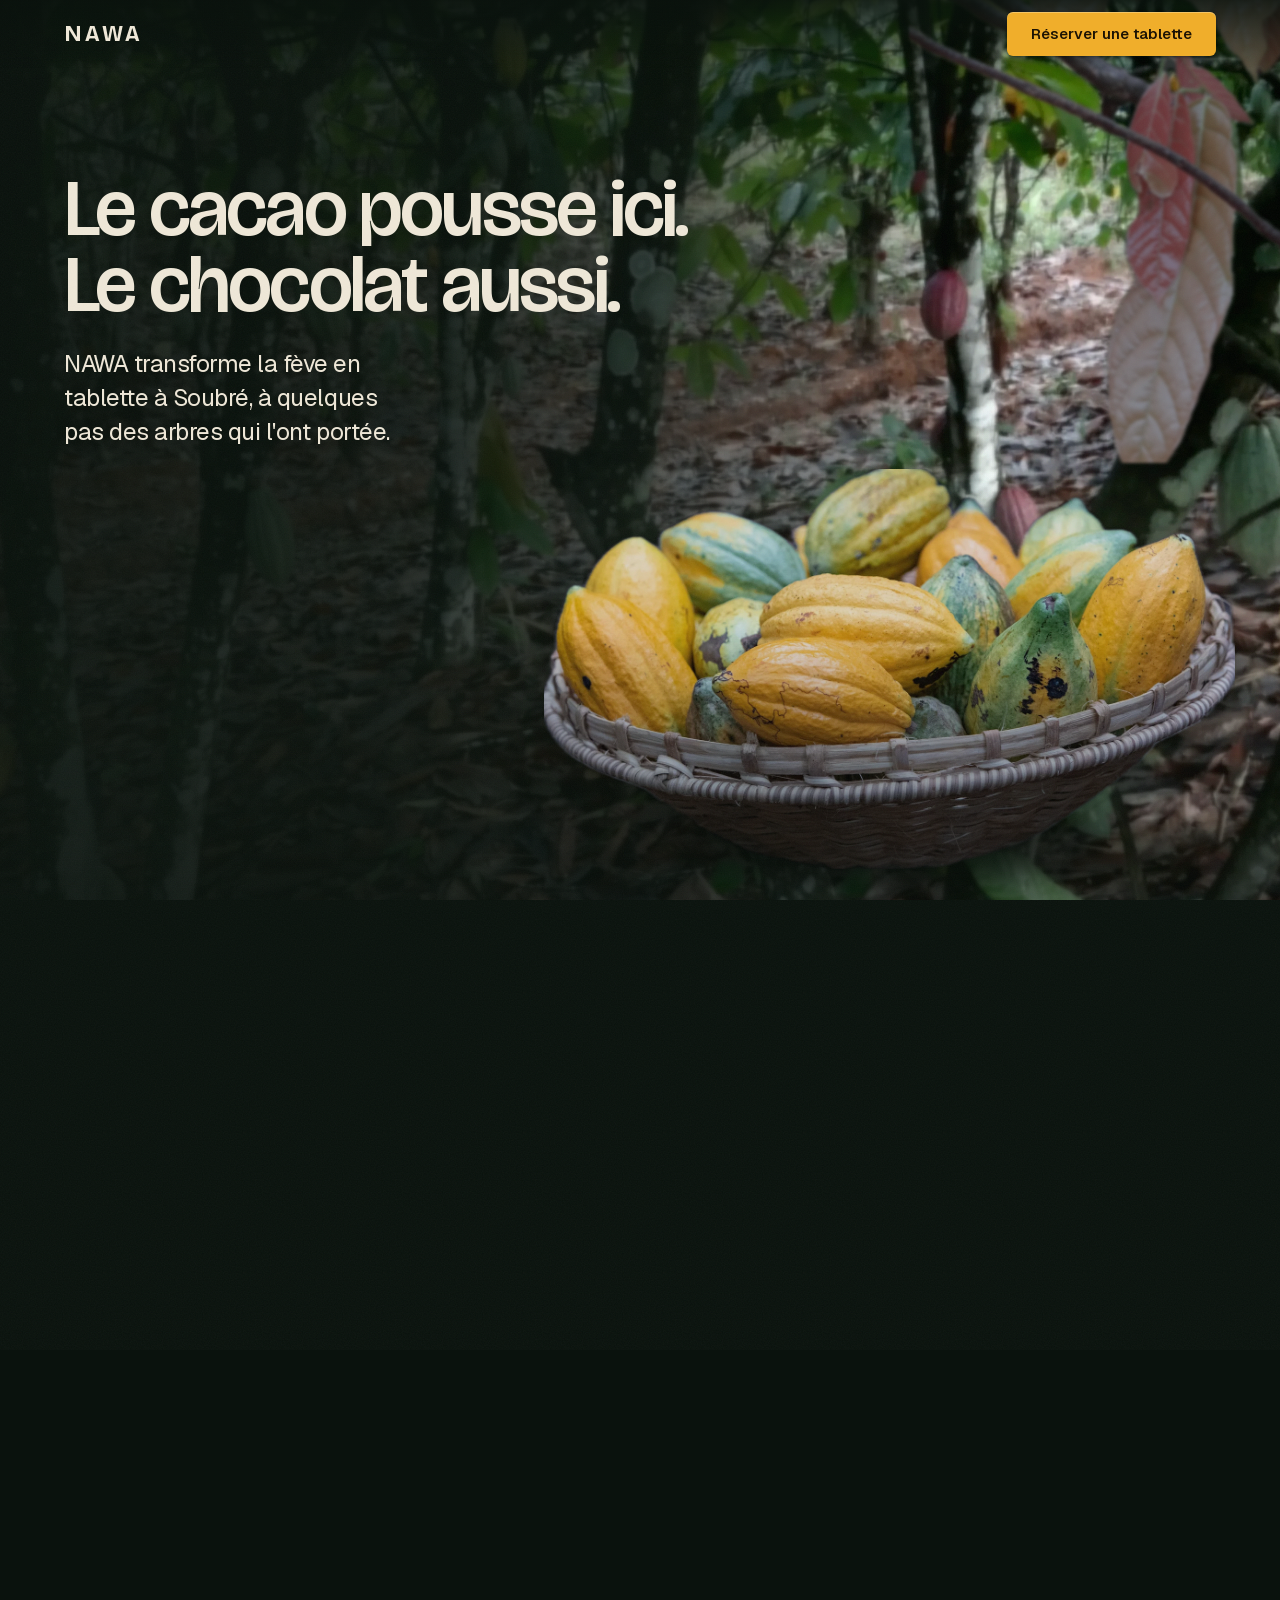
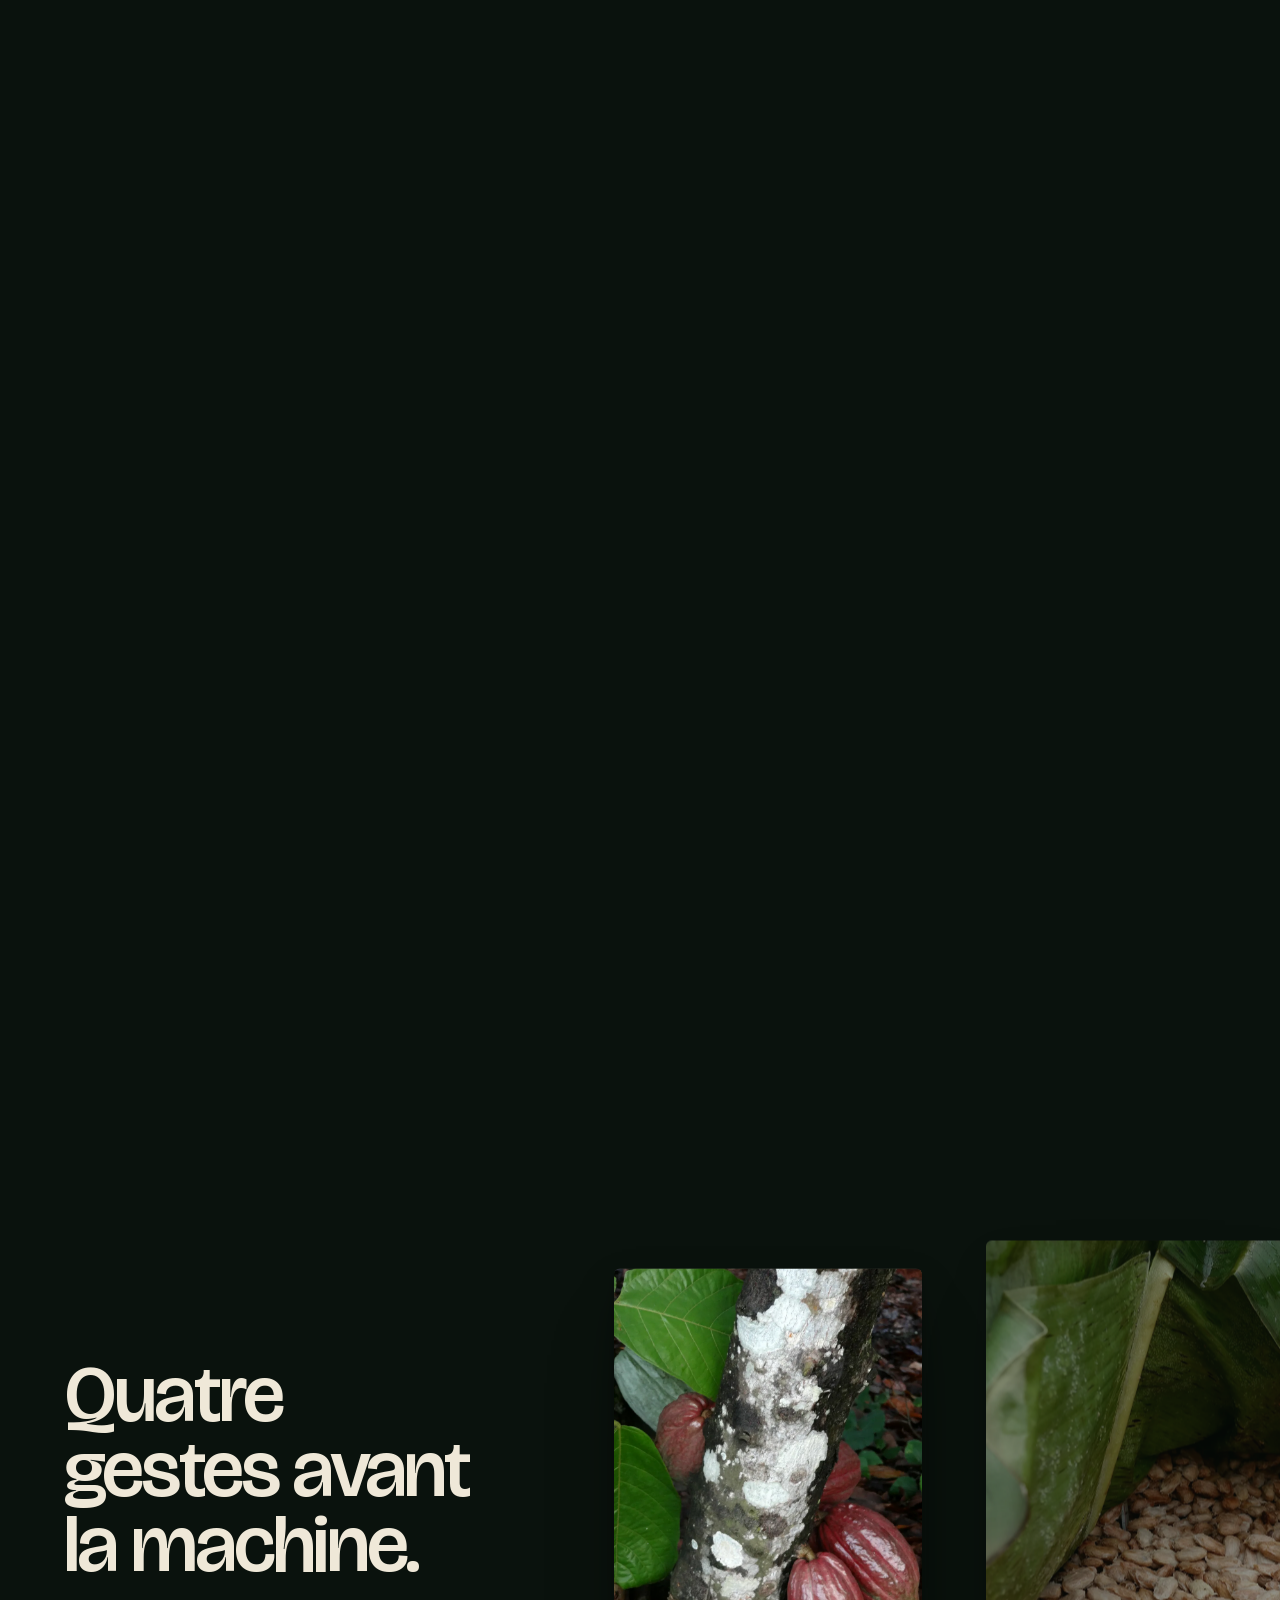
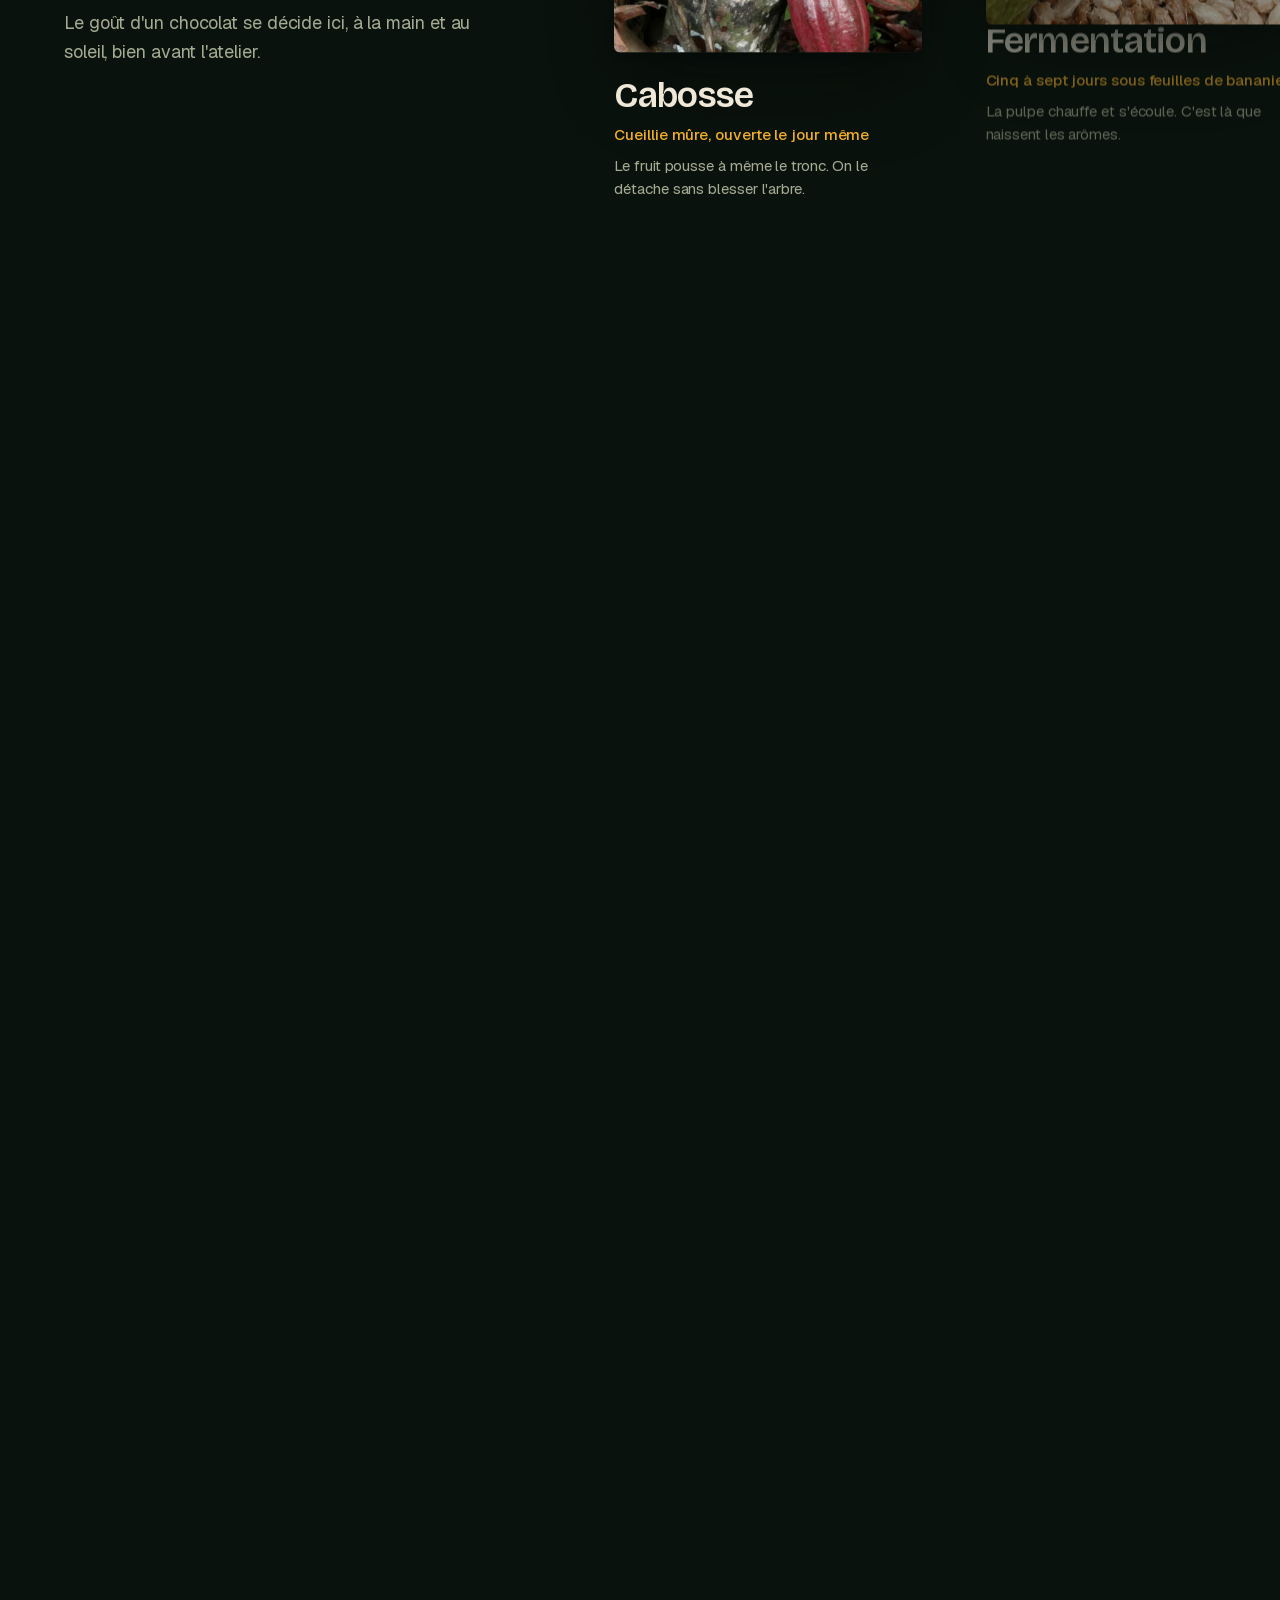
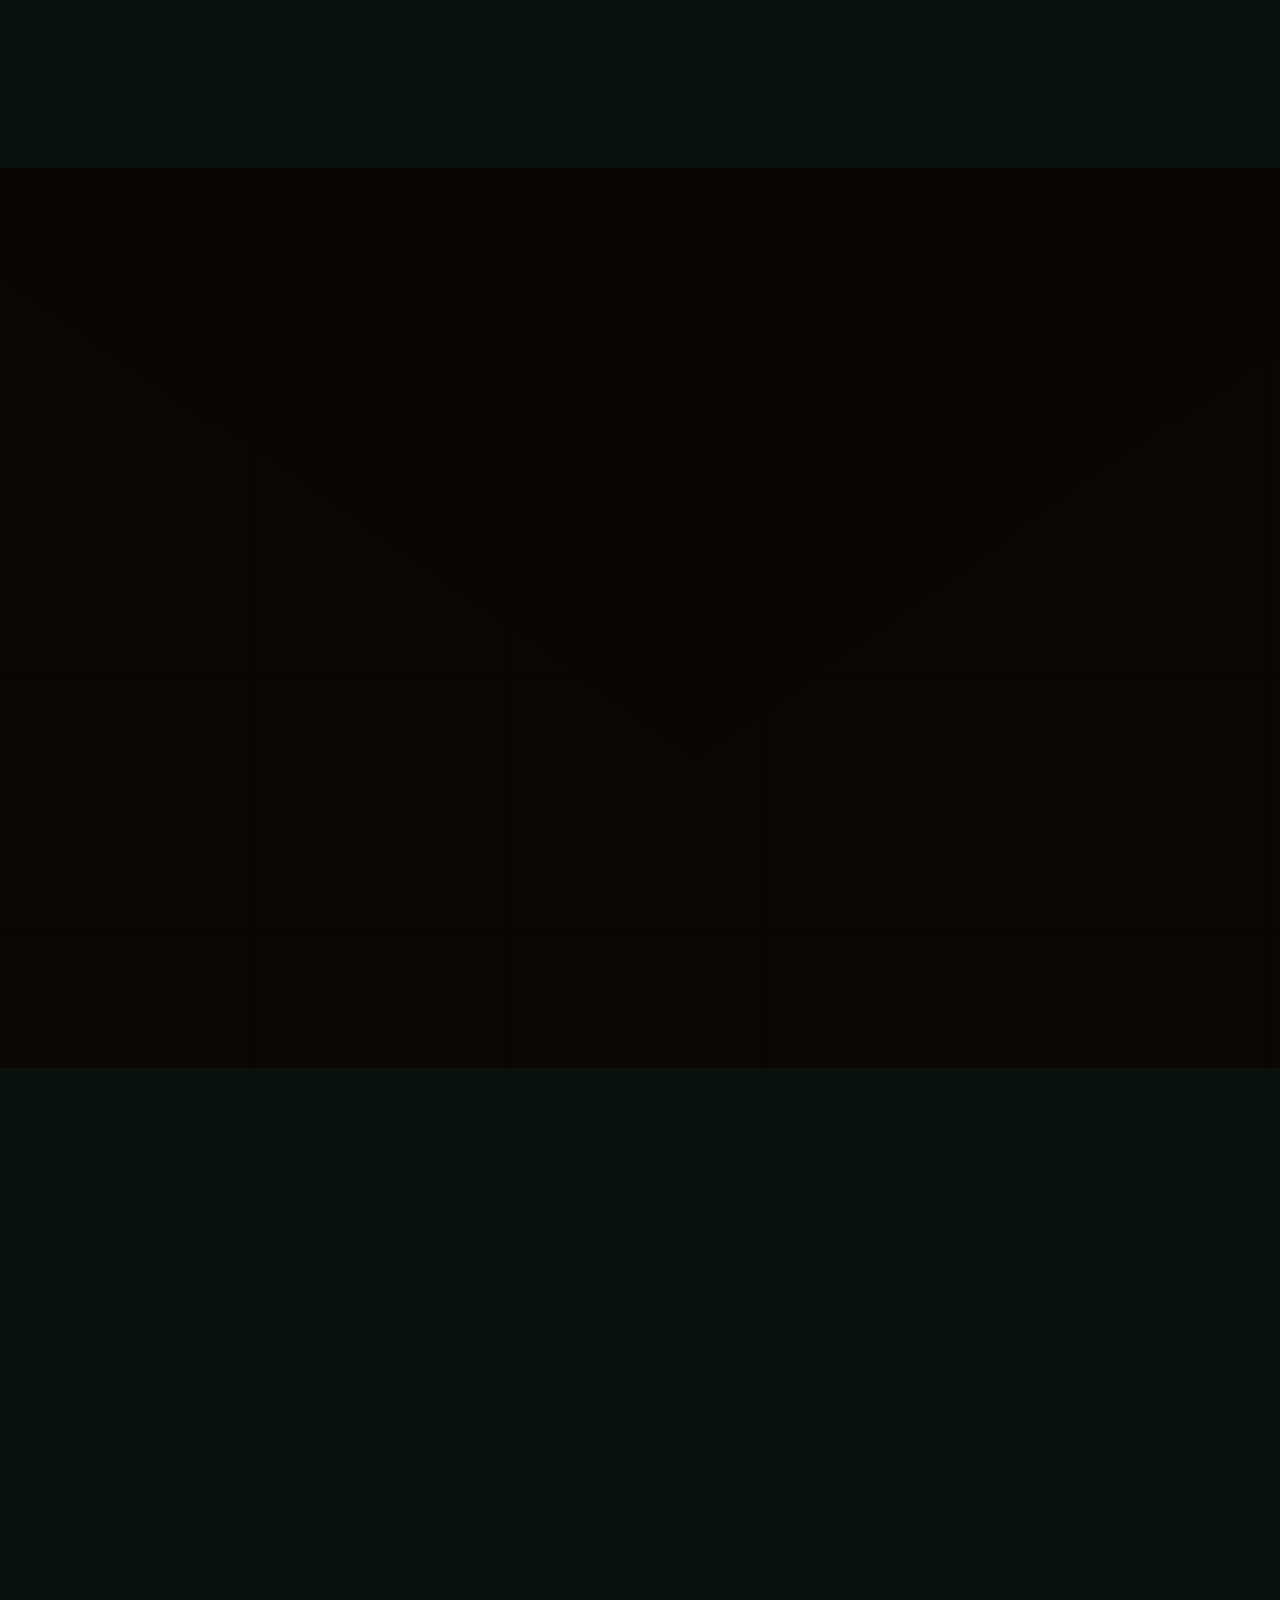
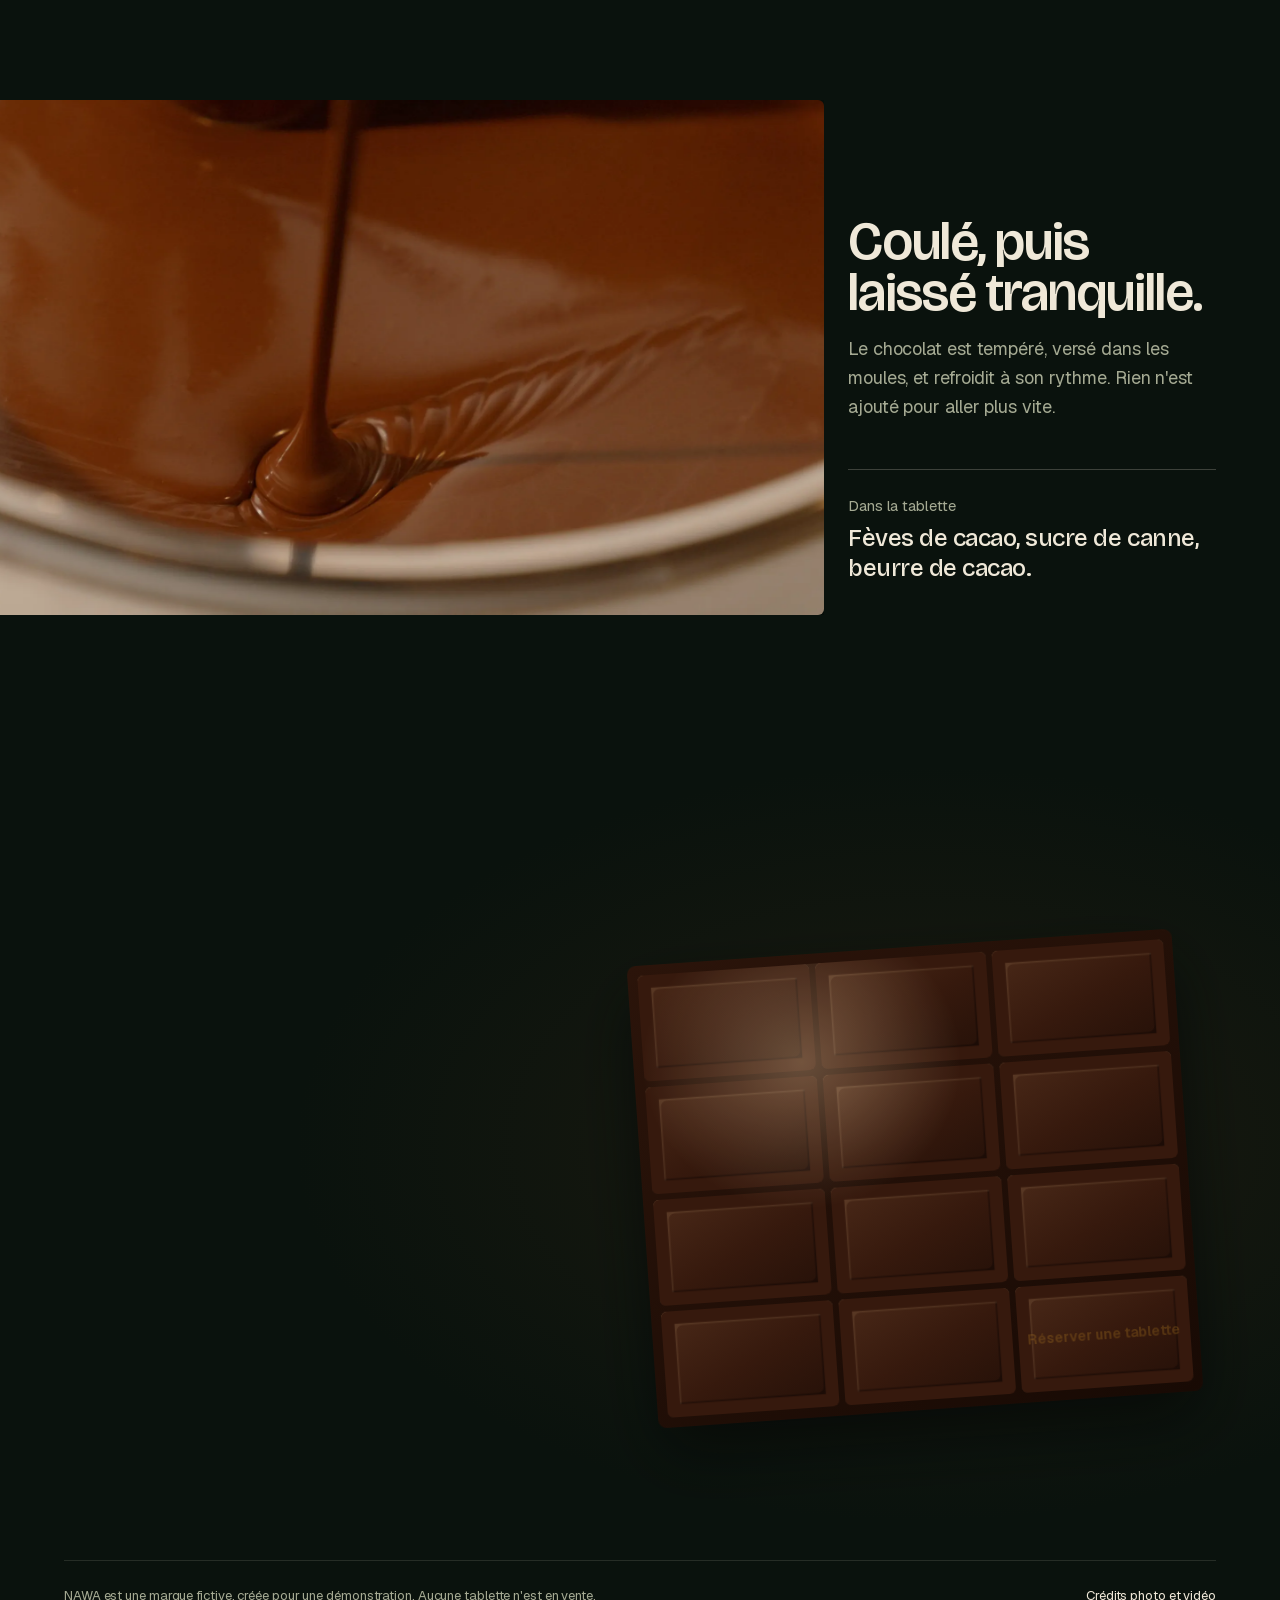
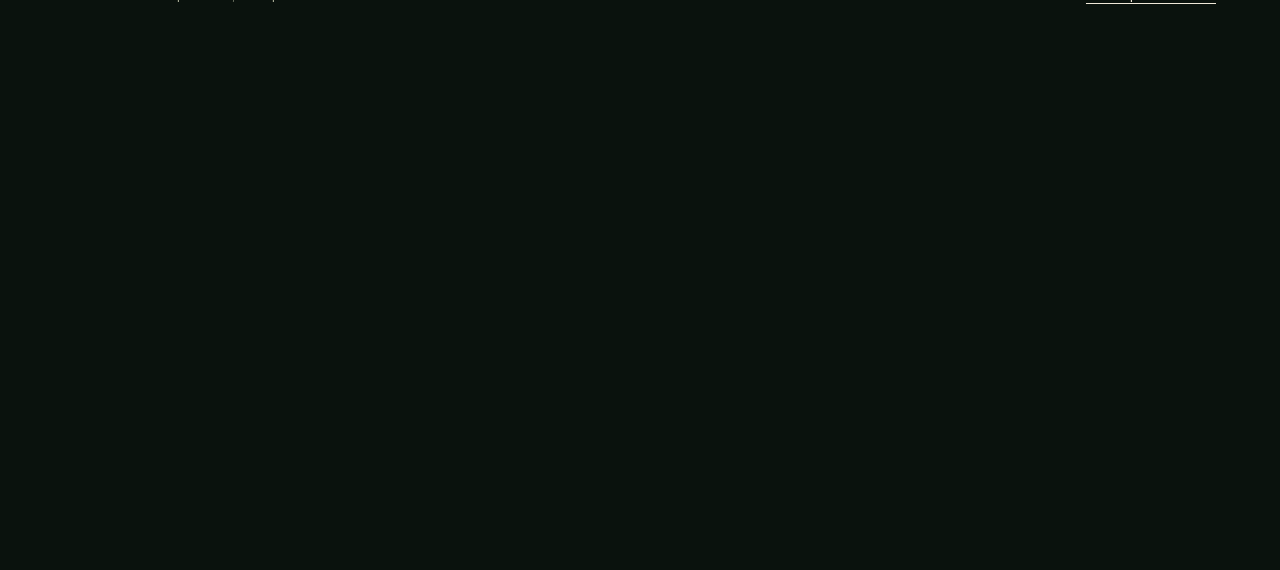
<file: index.html>
<!doctype html>
<html lang="fr">
<head>
<meta charset="utf-8">
<meta name="viewport" content="width=device-width, initial-scale=1, viewport-fit=cover">
<title>NAWA · Le chocolat fait là où pousse le cacao</title>
<meta name="description" content="NAWA, maison de chocolat fictive à Soubré, Côte d'Ivoire : de la cabosse à la tablette, sans quitter la plantation. Site de démonstration.">
<meta name="theme-color" content="#0a120d">
<link rel="icon" href="data:image/svg+xml,<svg xmlns='http://www.w3.org/2000/svg' viewBox='0 0 32 32'><rect width='32' height='32' rx='6' fill='%230a120d'/><rect x='7' y='7' width='18' height='18' rx='2' fill='%23f0ae2b'/></svg>">
<link rel="preload" as="image" href="assets/hero-far.webp" fetchpriority="high">
<link rel="preload" as="font" type="font/woff2" href="assets/fonts/bricolage-grotesque-latin.woff2" crossorigin>
<link rel="stylesheet" href="scrollcraft.css">
<link rel="stylesheet" href="nawa.css">
</head>
<body>

<div class="sc-grain" aria-hidden="true"></div>

<header class="bar">
  <a class="bar__mark" href="#top" aria-label="NAWA, haut de page">NAWA</a>
  <nav aria-label="Navigation principale">
    <a class="bar__cta" href="#reserver" data-nawa-jump>Réserver une tablette</a>
  </nav>
</header>

<main id="top">

  <!-- 1 · ARRIVAL. Layered grove: far plate, mist, basket, near branch. -->
  <section class="hero" data-sc-act="pin" data-sc-span="2" data-sc-drift="#0a120d" aria-labelledby="hero-title">
    <div data-sc-stage class="hero__stage">
      <div class="hero__plane hero__plane--far" aria-hidden="true">
        <img src="assets/hero-far.webp" width="2400" height="1800" alt="" fetchpriority="high">
      </div>
      <div class="hero__mist" aria-hidden="true"></div>
      <div class="hero__scrim" aria-hidden="true"></div>

      <div class="hero__copy">
        <div class="hero__lead">
          <h1 id="hero-title" class="sc-display hero__title" data-sc-cue="0 0.5 0 0.36" data-sc-kinetic="lines">Le cacao pousse ici. Le chocolat aussi.</h1>
          <p class="hero__sub" data-sc-cue="0 0.46 0 0.36">NAWA transforme la fève en tablette à Soubré, à quelques pas des arbres qui l'ont portée.</p>
        </div>
        <div class="hero__place" data-sc-cue="0.52 1 0.3 0.14">
          <span class="sc-label">Soubré, région de la Nawa</span>
          <p>Dans le sud-ouest de la Côte d'Ivoire, les cabosses se cueillent à la main, arbre après arbre.</p>
        </div>
      </div>

      <div class="hero__plane hero__plane--subject">
        <div class="hero__shadow" aria-hidden="true"></div>
        <img src="assets/hero-basket.webp" width="1500" height="868" alt="Un panier tressé rempli de cabosses de cacao jaunes et vertes, tout juste récoltées.">
      </div>
      <div class="hero__plane hero__plane--near" aria-hidden="true">
        <img src="assets/hero-branch.webp" width="1300" height="1624" alt="">
      </div>
      <div class="hero__floor" aria-hidden="true"></div>
    </div>
  </section>

  <!-- 2 · TENSION. No image on purpose. -->
  <section class="tension sc-section" data-sc-act="flow" data-sc-drift="#0b100c" aria-labelledby="tension-title">
    <div class="sc-wrap tension__grid">
      <h2 id="tension-title" class="sc-display tension__claim" data-sc-cue="0.08 0.58 0.42 0.2" data-sc-kinetic="lines">Le pays qui récolte le plus de cacao au monde fabrique très peu de chocolat.</h2>
      <div class="tension__body sc-stack" data-sc-in data-sc-stagger="70">
        <p class="sc-lede">La fève quitte la Côte d'Ivoire en sacs de jute. Elle devient tablette à des milliers de kilomètres de là.</p>
        <p class="sc-body">NAWA fait le chemin inverse. Récolte, fermentation, séchage, torréfaction, conchage, moulage : tout se passe à Soubré, entre la plantation et l'atelier.</p>
      </div>
    </div>
  </section>

  <!-- 3 · METHOD. Lateral travel reads as a sequence of steps. -->
  <section class="method" data-sc-act="pan" data-sc-span="2.6" data-sc-drift="#0e1510" aria-labelledby="method-title">
    <div data-sc-stage class="method__stage">
      <div class="rail" data-sc-pan="0.03">
        <div class="rail__lead">
          <h2 id="method-title" class="sc-display sc-display--lg">Quatre gestes avant la machine.</h2>
          <p class="sc-body">Le goût d'un chocolat se décide ici, à la main et au soleil, bien avant l'atelier.</p>
        </div>

        <article class="step">
          <figure class="step__fig"><img src="assets/step-cabosse.webp" width="960" height="1200" alt="Des cabosses rouges accrochées au tronc d'un cacaoyer, en Côte d'Ivoire."></figure>
          <h3>Cabosse</h3>
          <p class="step__fact">Cueillie mûre, ouverte le jour même</p>
          <p class="step__text">Le fruit pousse à même le tronc. On le détache sans blesser l'arbre.</p>
        </article>

        <article class="step" style="--at: 0.1">
          <figure class="step__fig"><img src="assets/step-ferment.webp" width="960" height="1200" alt="Des fèves de cacao fraîches fermentent dans une caisse, sous des feuilles de bananier." loading="lazy"></figure>
          <h3>Fermentation</h3>
          <p class="step__fact">Cinq à sept jours sous feuilles de bananier</p>
          <p class="step__text">La pulpe chauffe et s'écoule. C'est là que naissent les arômes.</p>
        </article>

        <article class="step" style="--at: 0.34">
          <figure class="step__fig"><img src="assets/step-sechage.webp" width="960" height="1200" alt="Des fèves de cacao sèchent sur une claie grillagée à Soubré." loading="lazy"></figure>
          <h3>Séchage</h3>
          <p class="step__fact">Environ une semaine au soleil</p>
          <p class="step__text">Les fèves sont étalées sur des claies et brassées chaque jour.</p>
        </article>

        <article class="step" style="--at: 0.56">
          <figure class="step__fig"><img src="assets/step-torref.webp" width="960" height="1200" alt="Gros plan sur des fèves de cacao torréfiées." loading="lazy"></figure>
          <h3>Torréfaction</h3>
          <p class="step__fact">Par petits lots, à feu doux</p>
          <p class="step__text">La coque se détache, la fève brunit, l'odeur de chocolat arrive.</p>
        </article>

        <div class="rail__note" style="--at: 0.74">
          <p class="sc-lede">Ensuite seulement, la fève entre à l'atelier.</p>
        </div>
      </div>
    </div>
  </section>

  <!-- 4 · PEAK. The first stretch is black on purpose (authored silence). -->
  <section class="peak" data-sc-act="scrub" data-sc-span="3.4" data-sc-dwell="0.4" data-sc-drift="#0b0604" aria-labelledby="peak-title">
    <div data-sc-stage class="peak__stage">
      <picture>
        <source media="(max-width: 860px)" srcset="assets/conche-poster-p.webp">
        <img class="sc-stage__poster" src="assets/conche-poster.webp" alt="">
      </picture>
      <video data-sc-scrub data-sc-src="assets/conche.mp4" data-sc-src-mobile="assets/conche-p.mp4" muted playsinline aria-label="Du chocolat fondu tourne lentement dans une cuve."></video>
      <div class="peak__veil" aria-hidden="true"></div>
      <div class="peak__scrim" aria-hidden="true"></div>

      <div class="peak__scrim peak__scrim--you" aria-hidden="true"></div>

      <div class="peak__lead">
        <h2 id="peak-title" class="sc-display sc-display--lg" data-sc-cue="0.15 0.62 0.3 0.2" data-sc-kinetic="lines">Puis la fève devient chocolat.</h2>
        <p class="sc-lede" data-sc-cue="0.19 0.62 0.3 0.2">Broyée, la fève devient une pâte. La pâte tourne des heures : l'acidité s'en va, le grain disparaît. C'est le conchage.</p>
      </div>
      <p class="sc-display peak__you" data-sc-cue="0.53 0.95 0.25 0.16">C'est votre molette qui fait tourner la cuve.</p>
    </div>
  </section>

  <!-- 5 · RELEASE. Light after dark, short and plain. -->
  <section class="release sc-section" data-sc-act="flow" data-sc-drift="#15100b" aria-labelledby="release-title">
    <div class="sc-wrap release__grid">
      <figure class="release__fig" data-sc-reveal="up" data-sc-reveal-at="0.08 0.4">
        <img src="assets/pour.webp" width="2200" height="1160" alt="Un filet de chocolat fondu coule dans une cuve de chocolat brillant." loading="lazy">
      </figure>
      <div class="release__text sc-stack" data-sc-in data-sc-stagger="70">
        <h2 id="release-title" class="sc-display sc-display--md">Coulé, puis laissé tranquille.</h2>
        <p class="sc-body">Le chocolat est tempéré, versé dans les moules, et refroidit à son rythme. Rien n'est ajouté pour aller plus vite.</p>
        <dl class="spec">
          <dt>Dans la tablette</dt>
          <dd>Fèves de cacao, sucre de canne, beurre de cacao.</dd>
        </dl>
      </div>
    </div>
  </section>

  <!-- 6 · COMMITMENT. The wheel breaks the bar; the square that leaves is the button. -->
  <section id="reserver" class="close" data-sc-act="pin" data-sc-span="1.6" data-sc-drift="#0a120d" aria-labelledby="close-title">
    <div data-sc-stage class="close__stage" data-sc-verify-state="0">
      <div class="close__text">
        <h2 id="close-title" class="sc-display sc-display--lg" data-sc-cue="0 1 0 0">Le dernier carré est pour vous.</h2>
        <p class="sc-lede" data-sc-cue="0.06">La première fournée se prépare à Soubré. Le carré qui se détache est votre réservation.</p>
      </div>

      <div class="tab" data-nawa-tab>
        <div class="tab__bar">
          <span class="tab__sq"></span><span class="tab__sq"></span><span class="tab__sq"></span>
          <span class="tab__sq"></span><span class="tab__sq"></span><span class="tab__sq"></span>
          <span class="tab__sq"></span><span class="tab__sq"></span><span class="tab__sq"></span>
          <span class="tab__sq"></span><span class="tab__sq"></span>
          <a class="tab__sq tab__piece" href="#reservation" data-nawa-reserve>
            <span class="tab__piece-in"><span class="tab__label">Réserver une tablette</span></span>
          </a>
          <span class="tab__light" aria-hidden="true"></span>
          <span class="tab__crack" aria-hidden="true"></span>
        </div>
      </div>

      <footer class="foot">
        <p>NAWA est une marque fictive, créée pour une démonstration. Aucune tablette n'est en vente.</p>
        <p><a href="credits.html">Crédits photo et vidéo</a></p>
      </footer>
    </div>
  </section>

</main>

<dialog class="note" id="reservation" aria-labelledby="note-title">
  <h2 id="note-title">Ceci est une démonstration.</h2>
  <p>NAWA n'existe pas : c'est une maison de chocolat imaginée pour tester un site animé au défilement. Rien n'a été envoyé et aucune réservation n'a été enregistrée.</p>
  <form method="dialog">
    <button class="note__close" type="submit">Fermer</button>
  </form>
</dialog>

<script src="scrollcraft.js"></script>
<script>ScrollCraft.mount(document.body);</script>
<script src="nawa.js"></script>
</body>
</html>
</file>
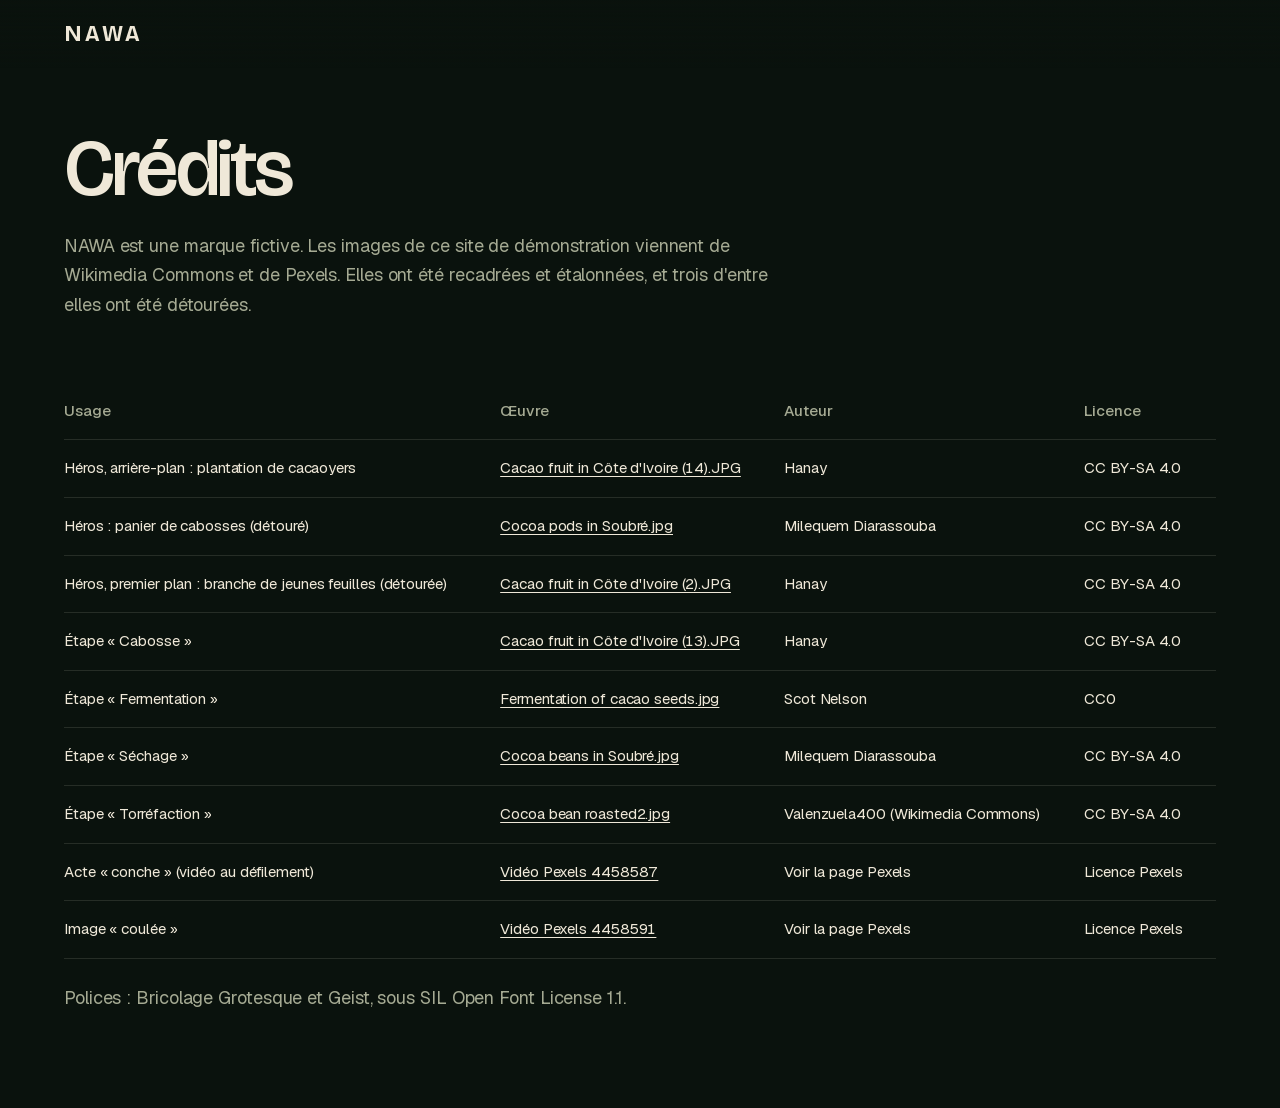
<file: credits.html>
<!doctype html>
<html lang="fr">
<head>
<meta charset="utf-8">
<meta name="viewport" content="width=device-width, initial-scale=1">
<title>NAWA · Crédits</title>
<link rel="icon" href="data:image/svg+xml,<svg xmlns='http://www.w3.org/2000/svg' viewBox='0 0 32 32'><rect width='32' height='32' rx='6' fill='%230a120d'/><rect x='7' y='7' width='18' height='18' rx='2' fill='%23f0ae2b'/></svg>">
<link rel="stylesheet" href="scrollcraft.css">
<link rel="stylesheet" href="nawa.css">
<style>
  .credits { padding-block: calc(var(--bar-h) + var(--sc-8)) var(--sc-9); }
  .credits h1 { font-size: var(--sc-t-3xl); }
  .credits .sc-body { margin-top: var(--sc-5); }
  .credits__scroll { margin-top: var(--sc-8); overflow-x: auto; }
  .credits table { width: 100%; min-width: 40rem; border-collapse: collapse; font-size: var(--sc-t-sm); }
  .credits th, .credits td { text-align: left; vertical-align: top; padding: var(--sc-4) var(--sc-5) var(--sc-4) 0; border-bottom: 1px solid var(--sc-hairline); }
  .credits th { color: var(--sc-ink-soft); font-weight: 500; }
</style>
</head>
<body>
<header class="bar"><a class="bar__mark" href="index.html" aria-label="NAWA, retour à l'accueil">NAWA</a></header>
<main class="credits sc-wrap">
  <h1 class="sc-display">Crédits</h1>
  <p class="sc-body">NAWA est une marque fictive. Les images de ce site de démonstration viennent de Wikimedia Commons et de Pexels. Elles ont été recadrées et étalonnées, et trois d'entre elles ont été détourées.</p>
  <div class="credits__scroll">
  <table>
    <thead><tr><th scope="col">Usage</th><th scope="col">Œuvre</th><th scope="col">Auteur</th><th scope="col">Licence</th></tr></thead>
    <tbody>
        <tr><td>Héros, arrière-plan : plantation de cacaoyers</td><td><a href="https://commons.wikimedia.org/wiki/File:Cacao_fruit_in_C%C3%B4te_d%27Ivoire_(14).JPG">Cacao fruit in Côte d&#x27;Ivoire (14).JPG</a></td><td>Hanay</td><td>CC BY-SA 4.0</td></tr>
    <tr><td>Héros : panier de cabosses (détouré)</td><td><a href="https://commons.wikimedia.org/wiki/File:Cocoa_pods_in_Soubr%C3%A9.jpg">Cocoa pods in Soubré.jpg</a></td><td>Milequem Diarassouba</td><td>CC BY-SA 4.0</td></tr>
    <tr><td>Héros, premier plan : branche de jeunes feuilles (détourée)</td><td><a href="https://commons.wikimedia.org/wiki/File:Cacao_fruit_in_C%C3%B4te_d%27Ivoire_(2).JPG">Cacao fruit in Côte d&#x27;Ivoire (2).JPG</a></td><td>Hanay</td><td>CC BY-SA 4.0</td></tr>
    <tr><td>Étape « Cabosse »</td><td><a href="https://commons.wikimedia.org/wiki/File:Cacao_fruit_in_C%C3%B4te_d%27Ivoire_(13).JPG">Cacao fruit in Côte d&#x27;Ivoire (13).JPG</a></td><td>Hanay</td><td>CC BY-SA 4.0</td></tr>
    <tr><td>Étape « Fermentation »</td><td><a href="https://commons.wikimedia.org/wiki/File:Fermentation_of_cacao_seeds.jpg">Fermentation of cacao seeds.jpg</a></td><td>Scot Nelson</td><td>CC0</td></tr>
    <tr><td>Étape « Séchage »</td><td><a href="https://commons.wikimedia.org/wiki/File:Cocoa_beans_in_Soubr%C3%A9.jpg">Cocoa beans in Soubré.jpg</a></td><td>Milequem Diarassouba</td><td>CC BY-SA 4.0</td></tr>
    <tr><td>Étape « Torréfaction »</td><td><a href="https://commons.wikimedia.org/wiki/File:Cocoa_bean_roasted2.jpg">Cocoa bean roasted2.jpg</a></td><td>Valenzuela400 (Wikimedia Commons)</td><td>CC BY-SA 4.0</td></tr>
    <tr><td>Acte « conche » (vidéo au défilement)</td><td><a href="https://www.pexels.com/video/the-process-in-making-chocolate-mixture-using-a-conching-machine-4458587/">Vidéo Pexels 4458587</a></td><td>Voir la page Pexels</td><td>Licence Pexels</td></tr>
    <tr><td>Image « coulée »</td><td><a href="https://www.pexels.com/video/creamy-chocolate-4458591/">Vidéo Pexels 4458591</a></td><td>Voir la page Pexels</td><td>Licence Pexels</td></tr>
    </tbody>
  </table>
  </div>
  <p class="sc-body">Polices : Bricolage Grotesque et Geist, sous SIL Open Font License 1.1.</p>
</main>
</body>
</html>
</file>
<file: scrollcraft.css>
/* ============================================================================
   scrollcraft.css: the taste floor
   ----------------------------------------------------------------------------
   Two layers, and the split matters:

     TOKENS   what you override per brand. Colour roles, the type ramp, the
              spacing scale, elevation, motion. A brand is ~12 values.
     DEVICES  what the engine drives. Do not restyle these to taste; they are
              the mechanism. Style your own markup instead.

   Nothing here draws a "component". There are no card, badge, or pill classes,
   because a stylesheet that ships those is how every page built on it ends up
   with the same shapes. You get a floor and a vocabulary; the composition is
   yours.
   ========================================================================== */

/* ---------------------------------------------------------------- tokens -- */
:root {
  /* --- colour roles. Override these six and the page is rebranded. -------- */
  --sc-canvas:      #08090b;   /* the page ground. Drift interpolates this.   */
  --sc-surface:     #101217;   /* anything raised off the ground             */
  --sc-ink:         #f4f2ef;   /* primary text                               */
  --sc-ink-soft:    #9a9ba1;   /* secondary text. Tinted, never flat gray.   */
  --sc-accent:      #d8ff3e;   /* ONE accent. It owns a region, not confetti. */
  --sc-accent-ink:  #08090b;   /* text that sits on the accent               */

  --sc-hairline:    color-mix(in oklab, var(--sc-ink) 12%, transparent);
  --sc-hairline-strong: color-mix(in oklab, var(--sc-ink) 22%, transparent);

  /* --- type. Two families max. Display carries voice, text carries prose. - */
  --sc-font-display: "Instrument Sans", "Geist", system-ui, sans-serif;
  --sc-font-text:    "Geist", system-ui, sans-serif;
  --sc-font-mono:    "Geist Mono", ui-monospace, monospace;

  /* Fluid ramp. Tracking tightens as size grows because a face set at 6rem
     with 0 tracking reads loose; this is optical correction, not decoration. */
  --sc-t-xs:   clamp(0.75rem, 0.72rem + 0.15vw, 0.82rem);
  --sc-t-sm:   clamp(0.875rem, 0.84rem + 0.18vw, 0.95rem);
  --sc-t-base: clamp(1rem, 0.96rem + 0.22vw, 1.125rem);
  --sc-t-lg:   clamp(1.2rem, 1.1rem + 0.5vw, 1.5rem);
  --sc-t-xl:   clamp(1.6rem, 1.35rem + 1.2vw, 2.25rem);
  --sc-t-2xl:  clamp(2.1rem, 1.6rem + 2.4vw, 3.4rem);
  --sc-t-3xl:  clamp(2.8rem, 1.9rem + 4.2vw, 5rem);
  --sc-t-4xl:  clamp(3.4rem, 1.9rem + 6.6vw, 7.5rem);

  --sc-track-tight:  -0.035em;
  --sc-track-snug:   -0.02em;
  --sc-track-normal: -0.005em;
  --sc-track-wide:    0.08em;

  --sc-leading-none: 0.94;
  --sc-leading-tight: 1.06;
  --sc-leading-body: 1.62;

  --sc-measure: 62ch;

  /* --- space. 4px base: the useful middle steps an 8-only scale misses. --- */
  --sc-1: 0.25rem;  --sc-2: 0.5rem;   --sc-3: 0.75rem;  --sc-4: 1rem;
  --sc-5: 1.5rem;   --sc-6: 2rem;     --sc-7: 3rem;     --sc-8: 4rem;
  --sc-9: 6rem;     --sc-10: 8rem;    --sc-11: 12rem;

  /* Section rhythm is fluid so a phone doesn't inherit desktop air. */
  --sc-section: clamp(4.5rem, 9vw, 11rem);
  --sc-gutter:  clamp(1.25rem, 5vw, 5.5rem);
  --sc-maxw:    82rem;

  /* --- radius. Pick one scale for the page and hold it. ------------------- */
  --sc-r-sm: 6px;  --sc-r-md: 12px;  --sc-r-lg: 20px;  --sc-r-pill: 999px;

  /* --- elevation. Every shadow has an offset AND a soft blur, and is tinted
         to the canvas hue. A zero-offset coloured halo is decoration, not
         depth, so there isn't one here. ---------------------------------- */
  --sc-shadow-color: 220 40% 2%;
  --sc-e1: 0 1px 2px hsl(var(--sc-shadow-color) / 0.28),
           0 2px 6px -1px hsl(var(--sc-shadow-color) / 0.20);
  --sc-e2: 0 2px 4px hsl(var(--sc-shadow-color) / 0.24),
           0 8px 18px -4px hsl(var(--sc-shadow-color) / 0.30);
  --sc-e3: 0 4px 8px hsl(var(--sc-shadow-color) / 0.22),
           0 18px 40px -8px hsl(var(--sc-shadow-color) / 0.38),
           0 48px 90px -24px hsl(var(--sc-shadow-color) / 0.30);

  /* Edge light: a 1px top highlight sells a raised surface better than any
     amount of blur, because real raised things catch light on their lip. */
  --sc-edge: inset 0 1px 0 color-mix(in oklab, var(--sc-ink) 10%, transparent);

  /* --- motion. Built-in CSS easings are too weak for UI. ------------------ */
  --sc-ease-out:    cubic-bezier(0.23, 1, 0.32, 1);
  --sc-ease-in-out: cubic-bezier(0.77, 0, 0.175, 1);
  --sc-ease-drawer: cubic-bezier(0.32, 0.72, 0, 1);
  --sc-d-fast: 160ms;  --sc-d-base: 240ms;  --sc-d-slow: 420ms;

  --sc-z-stage: 1; --sc-z-copy: 20; --sc-z-chrome: 60;
}

/* --------------------------------------------------------------- reset -- */
*, *::before, *::after { box-sizing: border-box; }
html { -webkit-text-size-adjust: 100%; scroll-behavior: smooth; }
@media (prefers-reduced-motion: reduce) { html { scroll-behavior: auto; } }

body {
  margin: 0;
  background: var(--sc-canvas);
  color: var(--sc-ink);
  font-family: var(--sc-font-text);
  font-size: var(--sc-t-base);
  line-height: var(--sc-leading-body);
  letter-spacing: var(--sc-track-normal);
  -webkit-font-smoothing: antialiased;
  text-rendering: optimizeLegibility;
  font-synthesis-weight: none;
  overflow-x: clip;
}
img, video, canvas, svg { display: block; max-width: 100%; }
button, input, select, textarea { font: inherit; color: inherit; }

/* ------------------------------------------------- the browser surfaces --
   The parts you did not draw still carry the design. Selection, caret, focus
   ring, scrollbar and tabular numerals all ship with defaults that belong to no
   design system. Theming them is the cheapest signal that a page was built
   rather than assembled, and it is the step that gets skipped most reliably. */
::selection { background: var(--sc-accent); color: var(--sc-accent-ink); }
:root { caret-color: var(--sc-accent); accent-color: var(--sc-accent); }
:focus-visible {
  outline: 2px solid var(--sc-accent);
  outline-offset: 3px;
  border-radius: var(--sc-r-sm);
}
:where(a) { color: inherit; text-decoration-thickness: 1px; text-underline-offset: 0.22em; }
@supports (scrollbar-color: auto) {
  html { scrollbar-color: color-mix(in oklab, var(--sc-ink) 26%, transparent) transparent; scrollbar-width: thin; }
}
:where(table, .sc-nums, [data-sc-count]) { font-variant-numeric: tabular-nums; }

/* ----------------------------------------------------------- typography -- */
.sc-display {
  font-family: var(--sc-font-display);
  font-weight: 500;
  line-height: var(--sc-leading-none);
  letter-spacing: var(--sc-track-tight);
  text-wrap: balance;
  margin: 0;
}
.sc-display--xl { font-size: var(--sc-t-4xl); }
.sc-display--lg { font-size: var(--sc-t-3xl); }
.sc-display--md { font-size: var(--sc-t-2xl); letter-spacing: var(--sc-track-snug); }
.sc-lede {
  font-size: var(--sc-t-lg);
  line-height: 1.44;
  letter-spacing: var(--sc-track-snug);
  color: var(--sc-ink);
  max-width: 46ch;
  text-wrap: pretty;
  margin: 0;
}
.sc-body { max-width: var(--sc-measure); color: var(--sc-ink-soft); text-wrap: pretty; margin: 0; }
.sc-label {
  font-family: var(--sc-font-mono);
  font-size: var(--sc-t-xs);
  letter-spacing: var(--sc-track-wide);
  text-transform: uppercase;
  color: var(--sc-ink-soft);
}

/* ---------------------------------------------------------------- layout -- */
.sc-wrap { width: 100%; max-width: var(--sc-maxw); margin-inline: auto; padding-inline: var(--sc-gutter); }
.sc-section { padding-block: var(--sc-section); }
/* More space above a heading than below it: the gap belongs to the boundary,
   not to the pair. */
.sc-stack > * + * { margin-top: var(--sc-4); }
.sc-stack > :is(h1,h2,h3) { margin-top: var(--sc-7); }
.sc-stack > :is(h1,h2,h3):first-child { margin-top: 0; }
.sc-rule { height: 1px; border: 0; background: var(--sc-hairline); margin: 0; }

/* =============================================================== DEVICES ==
   Driven by the engine. Restyle your own markup, not these.                */

.sc-act--pinned { position: relative; }
.sc-stage {
  position: sticky; top: 0;
  height: 100vh; height: 100svh;
  overflow: clip;
  z-index: var(--sc-z-stage);
}

/* scrub / sequence media */
.sc-stage :is(video[data-sc-scrub], canvas[data-sc-sequence], .sc-stage__poster) {
  position: absolute; inset: 0;
  width: 100%; height: 100%;
  object-fit: cover;
}
video[data-sc-scrub] { opacity: 0; transition: opacity 380ms var(--sc-ease-out); }
.sc-has-clip video[data-sc-scrub] { opacity: 1; }
/* The poster is a live frame-holder, not a placeholder: it stays up until a
   real video frame has painted, which is what stops the blank-stage flash. */
.sc-stage__poster { z-index: 0; transition: opacity 380ms var(--sc-ease-out); }
.sc-has-clip .sc-stage__poster { opacity: 0; }

/* A scrim only where text sits. A full-frame darkening layer flattens the
   image everywhere to fix contrast in one corner. */
.sc-scrim {
  position: absolute; inset: 0; pointer-events: none; z-index: 1;
  background: linear-gradient(
    var(--sc-scrim-angle, 180deg),
    color-mix(in oklab, var(--sc-canvas) var(--sc-scrim-a, 78%), transparent) 0%,
    color-mix(in oklab, var(--sc-canvas) 30%, transparent) 42%,
    transparent 68%);
}
/* Point the scrim at the copy. A scrim gradient that darkens the top while the
   copy sits at the bottom fixes contrast nowhere and flattens the image
   everywhere, which is the most common way text-over-video goes wrong. */
.sc-scrim--bottom { --sc-scrim-angle: 0deg; }
.sc-scrim--left   { --sc-scrim-angle: 90deg; }
.sc-scrim--right  { --sc-scrim-angle: 270deg; }

/* Corner scrims, for copy anchored to a corner. An edge gradient has to darken
   a whole band across the frame to cover one corner; a corner gradient puts the
   density where the text is and leaves the rest of the image alone. Pair with
   .sc-copy--lead / .sc-copy--trail. */
.sc-scrim--lead {
  background: linear-gradient(to top right,
    color-mix(in oklab, var(--sc-canvas) 94%, transparent) 0%,
    color-mix(in oklab, var(--sc-canvas) 72%, transparent) 30%,
    color-mix(in oklab, var(--sc-canvas) 30%, transparent) 52%,
    transparent 72%);
}
.sc-scrim--trail {
  background: linear-gradient(to top left,
    color-mix(in oklab, var(--sc-canvas) 94%, transparent) 0%,
    color-mix(in oklab, var(--sc-canvas) 72%, transparent) 30%,
    color-mix(in oklab, var(--sc-canvas) 30%, transparent) 52%,
    transparent 72%);
}
/* A band across the bottom, for copy that spans the full width of the frame.
   That is what both corner anchors become below 860px, and it is also the right
   shape whenever the copy block is wider than a corner. */
.sc-scrim--band {
  background: linear-gradient(to top,
    color-mix(in oklab, var(--sc-canvas) 94%, transparent) 0%,
    color-mix(in oklab, var(--sc-canvas) 74%, transparent) 22%,
    color-mix(in oklab, var(--sc-canvas) 30%, transparent) 42%,
    transparent 58%);
}
.sc-scrim--vignette {
  background: radial-gradient(120% 90% at 50% 45%, transparent 40%,
              color-mix(in oklab, var(--sc-canvas) 70%, transparent) 100%);
}

/* copy over a stage.
   max-width is in rem, never ch. A `ch` on this container resolves against the
   CONTAINER's font-size (body size), not the display size of the heading inside
   it, so `max-width: 20ch` here silently produces a ~180px column and wraps a
   hero headline to six lines. Set a ch measure on the text element itself. */
.sc-copy {
  position: absolute; z-index: var(--sc-z-copy);
  inset-inline: var(--sc-gutter);
  max-width: min(46rem, 76vw);
  will-change: opacity, transform;
}
.sc-copy--lead   { left: var(--sc-gutter); bottom: clamp(3rem, 12vh, 9rem); }
/* inset-inline FIRST. It is the shorthand for left+right, so declaring it after
   `left: 50%` resets left to auto and the block drifts off the left edge. */
.sc-copy--center { inset-inline: auto; left: 50%; top: 50%; translate: -50% -50%; text-align: center; }
.sc-copy--trail  { inset-inline: auto; right: var(--sc-gutter); bottom: clamp(3rem, 12vh, 9rem); text-align: right; }

/* cue defaults: the engine writes opacity/transform inline, these are the
   pre-paint state so nothing flashes before the first read() */
[data-sc-cue] { opacity: 0; will-change: opacity, transform; }
.sc-ready [data-sc-cue] { transition: none; }

/* kinetic split */
.sc-split { display: inline-block; overflow: hidden; vertical-align: top; }
/* Descenders live below the baseline; a line mask clipped to the line box eats
   the tails off g, y, p, j. The padding buys them room back. */
.sc-split--line { display: block; padding-bottom: 0.14em; margin-bottom: -0.14em; }
.sc-split__i { display: inline-block; will-change: transform, opacity; }
.sc-is-split { opacity: 1 !important; }

/* horizontal rail */
[data-sc-pan] { display: flex; will-change: transform; }

/* reveal + parallax */
[data-sc-reveal] { will-change: clip-path; }
[data-sc-parallax] { will-change: transform; }

/* flow reveal (fires once) */
[data-sc-in], [data-sc-stagger] > * {
  opacity: 0;
  transform: translate3d(0, 14px, 0);
  transition: opacity 620ms var(--sc-ease-out), transform 620ms var(--sc-ease-out);
}
[data-sc-in].sc-in, [data-sc-stagger] > .sc-in { opacity: 1; transform: none; }

/* pointer devices */
[data-sc-tilt] { transform-style: preserve-3d; will-change: transform; }
[data-sc-magnet] { will-change: transform; }
/* isolation always; position only if nothing more specific already set it.
   Written with :where() (zero specificity) on purpose: a plain `position:
   relative` here has the same weight as `.sc-stage` and, being later in the
   file, silently wins. A stage carrying both attributes then stops being
   sticky and the whole act scrolls away instead of pinning. */
[data-sc-spotlight] { isolation: isolate; }
:where([data-sc-spotlight]) { position: relative; }
[data-sc-spotlight]::after {
  content: ""; position: absolute; inset: 0; pointer-events: none; z-index: 2;
  background: radial-gradient(
    28rem 28rem at calc(var(--sc-mx, 0.5) * 100%) calc(var(--sc-my, 0.5) * 100%),
    color-mix(in oklab, var(--sc-accent) 16%, transparent), transparent 70%);
  opacity: 0; transition: opacity var(--sc-d-slow) var(--sc-ease-out);
}
[data-sc-spotlight]:hover::after { opacity: 1; }

/* =========================================================== WORLDFLIGHT ==
   One fixed stage for the whole page. The only thing in document flow is the
   spacer, and it is empty. If you find yourself adding a section here, you want
   act mode instead: the moment a real block scrolls past the fixed stage, the
   page has a seam again and the whole point is gone.                        */

[data-sc-mode="worldflight"] { position: relative; }

.sc-world {
  position: fixed; inset: 0;
  overflow: clip;
  z-index: var(--sc-z-stage);
  background: var(--sc-canvas);
}

/* Every leg is mounted for the life of the page and stacked in the same box.
   The engine owns opacity, visibility and z-index here; do not set them. */
.sc-world__seg {
  position: absolute; inset: 0;
  opacity: 0;
  will-change: opacity;
}
.sc-world__seg > :is(video, img, canvas) {
  position: absolute; inset: 0;
  width: 100%; height: 100%;
  object-fit: cover;
}
/* The poster is the frame-holder AND the first camera move: the engine pushes
   it in slowly until a real decoded frame is available to replace it. */
.sc-world__poster {
  z-index: 0;
  transform-origin: 50% 50%;
  transition: opacity 420ms var(--sc-ease-out);
}
.sc-world__seg > video { z-index: 1; }
.sc-world__seg.sc-has-clip .sc-world__poster { opacity: 0; }
/* The act stylesheet lights a clip through its ancestor act. A worldflight leg
   has no act, so match the class the engine also writes on the clip itself. */
video[data-sc-scrub].sc-has-clip { opacity: 1; }

/* The copy layer is fixed too, and inert by default: the engine hands
   pointer-events back to a block only while it is actually legible. */
.sc-world__copy {
  position: fixed; inset: 0;
  z-index: var(--sc-z-copy);
  pointer-events: none;
}
.sc-world__scrim { position: absolute; inset: 0; pointer-events: none; z-index: 0; }
[data-sc-copy] {
  opacity: 0;
  pointer-events: none;
  will-change: opacity, transform;
}
.sc-ready [data-sc-copy] { transition: none; }

/* The track. Empty on purpose. */
.sc-world__spacer { pointer-events: none; }

/* scroll progress */
[data-sc-progress] {
  position: fixed; inset: 0 0 auto 0; height: 2px; z-index: var(--sc-z-chrome);
  background: var(--sc-accent); transform-origin: 0 50%; transform: scaleX(0);
  will-change: transform;
}

/* ----------------------------------------------------------- atmosphere --
   Depth is not only shadow. Grain keeps a flat dark ground from banding, and
   it is the difference between "a dark page" and "a lit room". */
.sc-grain { position: fixed; inset: 0; pointer-events: none; z-index: 3; opacity: 0.045; }
.sc-grain::before {
  content: ""; position: absolute; inset: -50%;
  background-image: url("data:image/svg+xml;utf8,<svg xmlns='http://www.w3.org/2000/svg' width='140' height='140'><filter id='n'><feTurbulence type='fractalNoise' baseFrequency='0.85' numOctaves='3'/></filter><rect width='140' height='140' filter='url(%23n)'/></svg>");
}

/* -------------------------------------------------------- reduced motion -- */
@media (prefers-reduced-motion: reduce) {
  /* Fewer and gentler, not zero. Opacity still carries the reveal so the page
     is comprehensible; every position change is dropped. */
  [data-sc-in], [data-sc-stagger] > * { transform: none; transition-duration: 220ms; }
  [data-sc-parallax], [data-sc-pan], .sc-split__i { transform: none !important; }
  /* A wipe is a position change too. Show reveal content settled. */
  [data-sc-reveal] { clip-path: none !important; }
  /* A rail's transform IS its navigation, not decoration. Zeroing it the way
     parallax and kinetic type are zeroed parks the act on its first screenful
     and makes everything past the fold unreachable: a device degrading into
     missing content. Hand the travel back to the reader as an ordinary scroll
     region instead, so the same items are all still gettable without motion.
     A build that would rather re-lay the rail out as a grid can still do that;
     this is the floor, not the ceiling. */
  [data-sc-act="pan"] .sc-stage,
  [data-sc-act="pan"] [data-sc-stage] {
    overflow-x: auto; overflow-y: hidden;
    overscroll-behavior-x: contain;
    scroll-snap-type: x proximity;
  }
  [data-sc-pan] > * { scroll-snap-align: center; }
  [data-sc-spotlight]::after { display: none; }
  /* A worldflight keeps its whole story here. No clip is ever fetched, so the
     posters are the film, and they cross-dissolve through exactly the same
     seams at exactly the same scroll positions. The push-in and the copy drift
     are the only things that go. */
  .sc-world__poster, [data-sc-copy] { transform: none !important; }
}

/* --------------------------------------------------------------- mobile -- */
@media (max-width: 860px) {
  .sc-copy { inset-inline: var(--sc-gutter); max-width: none; }
  .sc-copy--trail { text-align: left; }
  .sc-stage { height: 100svh; }
  /* .sc-copy--trail re-anchors to the left and spans the full width here, so a
     bottom-RIGHT corner gradient darkens the one corner the copy just left and
     guarantees a contrast failure over any bright clip. Point the density at
     the copy: the same band .sc-scrim--band paints. */
  .sc-scrim--trail {
    background: linear-gradient(to top,
      color-mix(in oklab, var(--sc-canvas) 94%, transparent) 0%,
      color-mix(in oklab, var(--sc-canvas) 74%, transparent) 22%,
      color-mix(in oklab, var(--sc-canvas) 30%, transparent) 42%,
      transparent 58%);
  }
}
</file>
<file: nawa.css>
/* NAWA: page styles. The engine (scrollcraft.css / .js) is untouched. */

@font-face {
  font-family: "Bricolage Grotesque";
  src: url("assets/fonts/bricolage-grotesque-latin.woff2") format("woff2");
  font-weight: 200 800; font-stretch: 100%; font-display: swap;
  unicode-range: U+0000-00FF, U+0131, U+0152-0153, U+02BB-02BC, U+02C6, U+02DA, U+02DC, U+2000-206F, U+20AC, U+2122, U+2191, U+2193, U+2212, U+2215, U+FEFF, U+FFFD;
}
@font-face {
  font-family: "Bricolage Grotesque";
  src: url("assets/fonts/bricolage-grotesque-latin-ext.woff2") format("woff2");
  font-weight: 200 800; font-stretch: 100%; font-display: swap;
  unicode-range: U+0100-02BA, U+02BD-02C5, U+02C7-02CC, U+02CE-02D7, U+02DD-02FF, U+1E00-1E9F, U+20A0-20AB, U+20AD-20C0, U+2113;
}
@font-face {
  font-family: "Geist";
  src: url("assets/fonts/geist-latin.woff2") format("woff2");
  font-weight: 300 600; font-display: swap;
  unicode-range: U+0000-00FF, U+0131, U+0152-0153, U+02BB-02BC, U+02C6, U+02DA, U+02DC, U+2000-206F, U+20AC, U+2122, U+2191, U+2193, U+2212, U+2215, U+FEFF, U+FFFD;
}
@font-face {
  font-family: "Geist";
  src: url("assets/fonts/geist-latin-ext.woff2") format("woff2");
  font-weight: 300 600; font-display: swap;
  unicode-range: U+0100-02BA, U+02BD-02C5, U+02C7-02CC, U+02CE-02D7, U+02DD-02FF, U+1E00-1E9F, U+20A0-20AB, U+20AD-20C0, U+2113;
}

/* Deep forest ground, bone ink, one accent taken from a ripe cabosse. */
:root {
  --sc-canvas:     #0a120d;
  --sc-surface:    #141d16;
  --sc-ink:        #efe8d8;
  --sc-ink-soft:   #a5aa93;
  --sc-accent:     #f0ae2b;
  --sc-accent-ink: #1b1203;
  --sc-font-display: "Bricolage Grotesque", system-ui, sans-serif;
  --sc-font-text:    "Geist", system-ui, sans-serif;
  --sc-shadow-color: 140 30% 3%;

  --forest: #0a120d;
  --cocoa-1: #4b2a19;
  --cocoa-2: #36190d;
  --cocoa-3: #241008;
  --bar-h: 4.25rem;
}

.sc-display { font-weight: 560; font-variation-settings: "opsz" 96; }
.sc-lede { font-weight: 400; }

/* ------------------------------------------------------------------ bar -- */
.bar {
  position: fixed; inset: 0 0 auto 0; z-index: var(--sc-z-chrome);
  height: var(--bar-h);
  display: flex; align-items: center; justify-content: space-between;
  padding-inline: var(--sc-gutter);
  background: linear-gradient(to bottom, color-mix(in oklab, var(--forest) 82%, transparent), transparent);
  pointer-events: none;
}
.bar > * { pointer-events: auto; }
.bar__mark {
  font-family: var(--sc-font-display);
  font-weight: 700; font-size: 1.35rem; letter-spacing: 0.14em;
  text-decoration: none; color: var(--sc-ink);
  padding-block: var(--sc-3);
}
.bar__cta {
  display: inline-flex; align-items: center; min-height: 2.75rem;
  padding: 0 var(--sc-5);
  border-radius: var(--sc-r-sm);
  background: var(--sc-accent); color: var(--sc-accent-ink);
  font-weight: 560; font-size: var(--sc-t-sm); letter-spacing: 0;
  text-decoration: none; white-space: nowrap;
  box-shadow: var(--sc-e1), inset 0 1px 0 rgb(255 255 255 / 0.28);
  transition: transform 140ms var(--sc-ease-out), background-color 140ms var(--sc-ease-out);
}
.bar__cta:active { transform: scale(0.97); }
@media (hover: hover) and (pointer: fine) {
  .bar__cta:hover { background: color-mix(in oklab, var(--sc-accent) 86%, white); }
}

/* ----------------------------------------------------------------- hero -- */
.hero__stage {
  --p: var(--sc-p, 0);
  --far-y: -4vh;   --far-s: 0.07;
  --sub-x: -5vw;   --sub-y: -3vh;  --sub-s: 0.16;
  --near-x: 9vw;   --near-y: -26vh; --near-s: 0.32;
  background: var(--forest);
}
.hero__plane { position: absolute; will-change: transform; }
.hero__plane img { width: 100%; height: 100%; max-width: none; }

.hero__plane--far { inset: -4% -3%; }
.hero__plane--far img {
  object-fit: cover; object-position: 50% 78%;
  transform:
    translate3d(calc(var(--px, 0) * -12px), calc(var(--p) * var(--far-y) + var(--py, 0) * -7px), 0)
    scale(calc(1.1 - var(--p) * var(--far-s)));
}

/* Ground mist between the grove and the basket: separation, not a wash. */
.hero__mist {
  position: absolute; inset: 0; pointer-events: none;
  background:
    radial-gradient(60% 34% at 72% 70%, color-mix(in oklab, #cfd8b4 20%, transparent), transparent 70%),
    radial-gradient(48% 30% at 20% 82%, color-mix(in oklab, #cfd8b4 11%, transparent), transparent 72%);
  opacity: calc(1 - var(--p) * 0.55);
  transform: translate3d(calc(var(--p) * 3vw + var(--px, 0) * -5px), 0, 0);
}
.hero__scrim {
  position: absolute; inset: 0; pointer-events: none;
  background:
    linear-gradient(98deg,
      color-mix(in oklab, var(--forest) 94%, transparent) 0%,
      color-mix(in oklab, var(--forest) 86%, transparent) 34%,
      color-mix(in oklab, var(--forest) 60%, transparent) 54%,
      transparent 76%);
}

.hero__copy {
  position: absolute; z-index: 3;
  left: var(--sc-gutter); top: clamp(6.5rem, 19vh, 12rem);
  width: min(52rem, 58vw);
  display: grid;
}
.hero__copy > * { grid-area: 1 / 1; }
.hero__title {
  font-size: clamp(2.5rem, 1.2rem + 4.7vw, 5.5rem);
  line-height: 0.96;
  max-width: 11.2em;
}
.hero__lead { align-self: start; }
.hero__sub {
  margin-top: var(--sc-5);
  font-size: var(--sc-t-lg); line-height: 1.42; letter-spacing: var(--sc-track-snug);
  max-width: 31ch; color: var(--sc-ink); text-wrap: balance;
}
.hero__place { align-self: start; max-width: 24rem; }
.hero__place .sc-label { display: block; font-family: var(--sc-font-text); font-weight: 500; color: var(--sc-accent); margin-bottom: var(--sc-3); }
.hero__place p { margin: 0; font-size: var(--sc-t-xl); line-height: 1.2; letter-spacing: var(--sc-track-snug); font-family: var(--sc-font-display); font-weight: 500; }

/* The basket and its contact shadow are one plane: they travel together and
   scale from the point where the basket meets the ground. */
.hero__plane--subject {
  z-index: 4;
  right: 3.5vw; bottom: 3.5vh;
  width: min(54vw, 58rem); aspect-ratio: 1500 / 868;
  transform-origin: 50% 96%;
  transform:
    translate3d(calc(var(--p) * var(--sub-x) + var(--px, 0) * 10px), calc(var(--p) * var(--sub-y) + var(--py, 0) * 5px), 0)
    scale(calc(1 + var(--p) * var(--sub-s)));
}
.hero__plane--subject img { position: relative; filter: drop-shadow(0 18px 22px rgb(3 7 4 / 0.5)) brightness(0.87) saturate(0.93); }
.hero__shadow {
  position: absolute; left: 3%; right: 1%; bottom: -7%; height: 27%;
  background: radial-gradient(closest-side, rgb(2 5 3 / 0.94), rgb(2 5 3 / 0.6) 52%, transparent);
  filter: blur(12px);
}

.hero__plane--near {
  z-index: 5;
  top: -9vh; right: -5vw;
  width: min(34vw, 34rem); aspect-ratio: 1300 / 1624;
  transform-origin: 80% 0%;
  transform:
    translate3d(calc(var(--p) * var(--near-x) + var(--px, 0) * 26px), calc(var(--p) * var(--near-y) + var(--py, 0) * 14px), 0)
    rotate(calc(var(--p) * -5deg))
    scale(calc(1 + var(--p) * var(--near-s)));
}
.hero__plane--near img { filter: blur(1.6px) brightness(0.62) saturate(0.85); }

/* The floor hides the clip line and lets the scene resolve into the ground. */
.hero__floor {
  position: absolute; inset: auto 0 0 0; height: 30vh; z-index: 6; pointer-events: none;
  background: linear-gradient(to top, var(--forest) 0%, color-mix(in oklab, var(--forest) 62%, transparent) 38%, transparent 100%);
  opacity: calc(0.55 + var(--p) * 0.45);
}

/* -------------------------------------------------------------- tension -- */
.tension {
  padding-top: clamp(3rem, 9vh, 6rem);
  min-height: 92vh; min-height: 92svh;
  display: grid; align-items: center;
}
.tension__grid { display: grid; grid-template-columns: repeat(12, 1fr); column-gap: var(--sc-5); row-gap: var(--sc-8); }
.tension__claim {
  grid-column: 1 / span 10;
  font-size: var(--sc-t-3xl); line-height: 1; max-width: 15em;
}
.tension__body { grid-column: 7 / span 6; }
.tension__body .sc-lede { color: var(--sc-ink); }

/* --------------------------------------------------------------- method -- */
.method__stage { display: flex; align-items: center; }
.rail {
  align-items: center;
  gap: clamp(2rem, 5vw, 5rem);
  padding-inline: var(--sc-gutter);
  padding-top: var(--bar-h);
}
.rail > * { flex: none; }
.rail__lead { width: min(38vw, 34rem); }
.rail__lead .sc-body { margin-top: var(--sc-5); max-width: 34ch; }
.step { --w: clamp(14rem, min(24vw, 40vh), 22rem); width: var(--w); }
.step:nth-of-type(odd)  { translate: 0 2.5vh; }
.step:nth-of-type(even) { translate: 0 -3.5vh; }
.step__fig {
  margin: 0; aspect-ratio: 4 / 5; overflow: hidden;
  border-radius: var(--sc-r-sm);
  box-shadow: var(--sc-e3), var(--sc-edge);
  background: var(--sc-surface);
}
.step__fig img { width: 100%; height: 100%; object-fit: cover; }
.step h3 {
  margin: var(--sc-5) 0 0;
  font-family: var(--sc-font-display); font-weight: 600;
  font-size: var(--sc-t-xl); letter-spacing: var(--sc-track-snug); line-height: 1.05;
}
.step__fact { margin: var(--sc-2) 0 0; color: var(--sc-accent); font-size: var(--sc-t-sm); font-weight: 500; }
.step__text { margin: var(--sc-2) 0 0; color: var(--sc-ink-soft); font-size: var(--sc-t-sm); line-height: 1.5; max-width: 32ch; }
.rail__note { width: min(30vw, 24rem); }
.rail__note .sc-lede { font-family: var(--sc-font-display); font-size: var(--sc-t-2xl); line-height: 1.04; letter-spacing: var(--sc-track-tight); font-weight: 560; }

@media (prefers-reduced-motion: no-preference) {
  /* A staggered settle so the rail reads as arriving, not as a slideshow. */
  .rail .step:not(:first-of-type), .rail__note {
    --t: clamp(0, calc((var(--sc-p, 0) - var(--at, 0)) * 7), 1);
    opacity: calc(0.55 + 0.45 * var(--t));
  }
  .rail .step:not(:first-of-type) .step__fig, .rail__note .sc-lede {
    transform: translate3d(0, calc((1 - var(--t)) * 26px), 0);
  }
}

/* ----------------------------------------------------------------- peak -- */
.peak__stage { background: #0b0604; }
.peak__veil {
  position: absolute; inset: 0; z-index: 1; pointer-events: none;
  background: #0b0604;
  opacity: clamp(0, calc(1 - var(--sc-p, 0) / 0.13), 1);
}
.peak__scrim {
  position: absolute; inset: 0; z-index: 2; pointer-events: none;
  background: linear-gradient(to top right,
    color-mix(in oklab, #0b0604 95%, transparent) 0%,
    color-mix(in oklab, #0b0604 78%, transparent) 30%,
    color-mix(in oklab, #0b0604 34%, transparent) 52%,
    transparent 70%);
}
.peak__scrim--you {
  background: linear-gradient(to top left,
    color-mix(in oklab, #0b0604 95%, transparent) 0%,
    color-mix(in oklab, #0b0604 78%, transparent) 28%,
    color-mix(in oklab, #0b0604 30%, transparent) 48%,
    transparent 64%);
}
.peak__lead {
  position: absolute; z-index: var(--sc-z-copy);
  left: var(--sc-gutter); bottom: clamp(3rem, 11vh, 8rem);
  width: min(44rem, 62vw);
}
.peak__lead .sc-lede { margin-top: var(--sc-5); max-width: 34ch; }
.peak__you {
  position: absolute; z-index: var(--sc-z-copy);
  right: var(--sc-gutter); bottom: clamp(3rem, 11vh, 8rem);
  font-size: var(--sc-t-3xl); line-height: 1; max-width: 8.4em; text-align: right;
}

/* -------------------------------------------------------------- release -- */
.release { padding-top: clamp(3rem, 8vh, 6rem); }
.release__grid {
  display: grid; grid-template-columns: repeat(12, 1fr); column-gap: var(--sc-5);
  align-items: end;
}
.release__fig {
  grid-column: 1 / span 8; margin: 0 0 0 calc(var(--sc-gutter) * -1);
  border-radius: 0 var(--sc-r-sm) var(--sc-r-sm) 0; overflow: hidden;
  box-shadow: var(--sc-e3);
}
.release__fig img { width: 100%; height: auto; aspect-ratio: 16 / 10; object-fit: cover; object-position: 50% 60%; }
.release__text { grid-column: 9 / span 4; padding-bottom: var(--sc-6); }
.release__text .sc-body { max-width: 34ch; }
.spec { margin: var(--sc-7) 0 0; padding-top: var(--sc-5); border-top: 1px solid var(--sc-hairline-strong); }
.spec dt { font-size: var(--sc-t-sm); color: var(--sc-ink-soft); }
.spec dd { margin: var(--sc-1) 0 0; font-family: var(--sc-font-display); font-size: var(--sc-t-lg); font-weight: 500; letter-spacing: var(--sc-track-snug); line-height: 1.25; }

/* ---------------------------------------------------------------- close -- */
.close__stage {
  display: grid;
  grid-template-columns: minmax(0, 5fr) minmax(0, 6fr);
  grid-template-rows: 1fr auto;
  align-items: center;
  column-gap: var(--sc-7);
  padding: var(--bar-h) var(--sc-gutter) 0;
  background:
    radial-gradient(70% 60% at 72% 46%, color-mix(in oklab, #3c2a14 34%, transparent), transparent 70%),
    var(--forest);
}
.close__text .sc-display { max-width: 9em; }
.close__text .sc-lede { margin-top: var(--sc-5); max-width: 32ch; color: var(--sc-ink-soft); }

/* The bar. Drawn in CSS so every square is real markup and one can be a link. */
.tab {
  --seg-w: clamp(6.4rem, min(13.4vw, 21vh), 12.4rem);
  --seg-h: calc(var(--seg-w) * 0.62);
  --groove: calc(var(--seg-w) * 0.035);
  --k: 0;
  justify-self: center;
  position: relative;
  rotate: -4deg;
  filter: drop-shadow(0 30px 34px rgb(2 5 3 / 0.62));
}
.tab__bar {
  position: relative;
  display: grid; grid-template-columns: repeat(3, var(--seg-w)); grid-auto-rows: var(--seg-h);
  gap: var(--groove);
}
.tab__sq {
  position: relative;
  border-radius: calc(var(--seg-w) * 0.035);
  background:
    linear-gradient(152deg, color-mix(in oklab, var(--cocoa-1) 100%, white 0%) 0%, var(--cocoa-2) 52%, var(--cocoa-3) 100%);
  box-shadow:
    inset 0 0 0 calc(var(--seg-w) * 0.075) var(--cocoa-2),
    inset calc(var(--seg-w) * 0.085) calc(var(--seg-w) * 0.085) 0 0 rgb(255 214 170 / 0.09),
    inset calc(var(--seg-w) * -0.085) calc(var(--seg-w) * -0.085) 0 0 rgb(8 2 0 / 0.34),
    inset 0 1px 0 rgb(255 220 180 / 0.2),
    inset 0 -2px 3px rgb(8 2 0 / 0.5);
}
/* The slab the squares are moulded on, seen through the grooves. */
.tab__bar::before {
  content: ""; position: absolute; inset: calc(var(--groove) * -1.6); z-index: -1;
  border-radius: calc(var(--seg-w) * 0.05);
  background: linear-gradient(150deg, #2b140a, #180a04);
}
/* The slab stops short of the square that will leave, or it would stay behind
   as a dark tab once the piece is gone. */
.tab.is-broken .tab__bar::before {
  clip-path: polygon(0 0, 100% 0, 100% calc(75% - var(--groove)), calc(66.6% + var(--groove)) calc(75% - var(--groove)), calc(66.6% + var(--groove)) 100%, 0 100%);
}
/* The light on the chocolate follows the pointer. */
.tab__light {
  position: absolute; inset: 0; z-index: 2; pointer-events: none;
  border-radius: calc(var(--seg-w) * 0.035);
  background: radial-gradient(42% 46% at var(--lx, 30%) var(--ly, 22%), rgb(255 214 168 / 0.3), transparent 72%);
  mix-blend-mode: screen;
}
.tab.is-broken .tab__light {
  clip-path: polygon(0 0, 100% 0, 100% 75%, 66.6% 75%, 66.6% 100%, 0 100%);
}

/* The piece: outer node snaps, inner node carries the continuous strain. */
.tab__piece {
  display: block; text-decoration: none; color: var(--sc-accent);
  z-index: 3; border-radius: calc(var(--seg-w) * 0.035);
  transition: transform 340ms var(--sc-ease-out);
}
.tab.is-broken .tab__piece {
  transform: translate3d(calc(var(--seg-w) * 0.2), calc(var(--seg-h) * 0.3), 0) rotate(8deg);
}
.tab__piece-in {
  position: absolute; inset: 0; display: grid; place-items: center;
  border-radius: inherit;
  transform-origin: 0 0;
  transform: rotate(calc(var(--k) * 1.6deg));
}
.tab__sq.tab__piece { background: none; box-shadow: none; }
.tab__piece-in {
  transition: box-shadow 340ms var(--sc-ease-out);
  background: linear-gradient(152deg, var(--cocoa-1) 0%, var(--cocoa-2) 52%, var(--cocoa-3) 100%);
  box-shadow:
    inset 0 0 0 calc(var(--seg-w) * 0.075) var(--cocoa-2),
    inset calc(var(--seg-w) * 0.085) calc(var(--seg-w) * 0.085) 0 0 rgb(255 214 170 / 0.09),
    inset calc(var(--seg-w) * -0.085) calc(var(--seg-w) * -0.085) 0 0 rgb(8 2 0 / 0.34),
    inset 0 1px 0 rgb(255 220 180 / 0.2),
    inset 0 -2px 3px rgb(8 2 0 / 0.5);
}
.tab.is-broken .tab__piece-in {
  box-shadow:
    inset 0 0 0 calc(var(--seg-w) * 0.075) var(--cocoa-2),
    inset calc(var(--seg-w) * 0.085) calc(var(--seg-w) * 0.085) 0 0 rgb(255 214 170 / 0.09),
    inset calc(var(--seg-w) * -0.085) calc(var(--seg-w) * -0.085) 0 0 rgb(8 2 0 / 0.34),
    inset 0 1px 0 rgb(255 220 180 / 0.2),
    inset 0 -2px 3px rgb(8 2 0 / 0.5),
    0 14px 22px rgb(2 5 3 / 0.55);
}
.tab__label {
  font-weight: 600; font-size: clamp(0.72rem, calc(var(--seg-w) * 0.082), 0.98rem);
  letter-spacing: 0; line-height: 1.15; text-align: center; white-space: nowrap;
  opacity: calc(0.2 + var(--k) * 0.25);
  transition: opacity 260ms var(--sc-ease-out);
}
.tab.is-broken .tab__label { opacity: 1; }
.tab__piece:active .tab__piece-in { transform: scale(0.97); }
@media (hover: hover) and (pointer: fine) {
  .tab.is-broken .tab__piece:hover { transform: translate3d(calc(var(--seg-w) * 0.2), calc(var(--seg-h) * 0.3 - 4px), 0) rotate(6deg); }
}
/* The fracture line, opening before the snap. */
.tab__crack {
  position: absolute; z-index: 4; pointer-events: none;
  left: calc(66.6% - var(--groove) * 0.2); top: calc(75% - var(--groove) * 0.6);
  width: calc(33.4% + var(--groove)); height: 2px;
  background: linear-gradient(90deg, transparent, rgb(8 2 0 / 0.9) 20%, rgb(8 2 0 / 0.9));
  transform-origin: 100% 50%;
  transform: scaleX(var(--k));
  opacity: calc(var(--k) * 1.4);
}
.tab.is-broken .tab__crack { opacity: 0; }

.foot {
  grid-column: 1 / -1;
  display: flex; flex-wrap: wrap; gap: var(--sc-2) var(--sc-6); justify-content: space-between; align-items: baseline;
  padding-block: var(--sc-5);
  border-top: 1px solid var(--sc-hairline);
  font-size: var(--sc-t-xs); color: var(--sc-ink-soft);
}
.foot p { margin: 0; }
.foot a { color: var(--sc-ink); }

/* --------------------------------------------------------------- dialog -- */
.note {
  width: min(30rem, calc(100vw - 2 * var(--sc-gutter)));
  padding: var(--sc-7) var(--sc-6) var(--sc-6);
  border: 1px solid var(--sc-hairline-strong); border-radius: var(--sc-r-md);
  background: var(--sc-surface); color: var(--sc-ink);
  box-shadow: var(--sc-e3), var(--sc-edge);
}
.note::backdrop { background: rgb(3 7 4 / 0.72); }
.note h2 { margin: 0; font-family: var(--sc-font-display); font-weight: 600; font-size: var(--sc-t-xl); letter-spacing: var(--sc-track-snug); line-height: 1.1; }
.note p { margin: var(--sc-4) 0 0; color: var(--sc-ink-soft); }
.note__close {
  margin-top: var(--sc-6); min-height: 2.75rem; padding: 0 var(--sc-5);
  border: 0; border-radius: var(--sc-r-sm);
  background: var(--sc-accent); color: var(--sc-accent-ink); font-weight: 560; cursor: pointer;
  transition: transform 140ms var(--sc-ease-out);
}
.note__close:active { transform: scale(0.97); }

/* --------------------------------------------------------------- phones -- */
@media (max-width: 860px) {
  :root { --bar-h: 3.75rem; }
  .bar__mark { font-size: 1.15rem; }
  .bar__cta { padding-inline: var(--sc-4); font-size: 0.86rem; }

  .hero__stage {
    --far-y: -2vh;  --far-s: 0.05;
    --sub-x: 0vw;   --sub-y: -2vh;  --sub-s: 0.08;
    --near-x: 18vw; --near-y: -7vh; --near-s: 0.2;
  }
  .hero__plane--far img { object-position: 38% 70%; }
  .hero__scrim {
    background: linear-gradient(to bottom,
      color-mix(in oklab, var(--forest) 92%, transparent) 0%,
      color-mix(in oklab, var(--forest) 74%, transparent) 34%,
      color-mix(in oklab, var(--forest) 20%, transparent) 54%,
      transparent 66%);
  }
  .hero__copy { top: 5.75rem; width: auto; right: var(--sc-gutter); z-index: 7; }
  .hero__title { font-size: clamp(2.3rem, 10.4vw, 3.2rem); max-width: 9.5em; }
  .hero__sub { font-size: 1.06rem; max-width: 27ch; margin-top: var(--sc-4); }
  .hero__place p { font-size: 1.5rem; }
  .hero__plane--subject { right: -1vw; bottom: 9svh; width: 102vw; }
  .hero__plane--near { top: 30svh; right: -30vw; width: 60vw; }
  .hero__floor { height: 22svh; }

  .tension { min-height: 0; padding-block: clamp(4rem, 12vh, 6rem); }
  .tension__claim { grid-column: 1 / -1; font-size: var(--sc-t-2xl); line-height: 1.02; }
  .tension__body { grid-column: 1 / -1; }
  .tension__grid { row-gap: var(--sc-6); }

  .rail { gap: 1.75rem; }
  .rail__lead { width: 78vw; }
  .step { --w: min(68vw, 42svh); }
  .rail__note { width: 74vw; }

  .peak__scrim {
    background: linear-gradient(to top,
      color-mix(in oklab, #0b0604 95%, transparent) 0%,
      color-mix(in oklab, #0b0604 80%, transparent) 26%,
      color-mix(in oklab, #0b0604 34%, transparent) 48%,
      transparent 64%);
  }
  .peak__scrim--you {
    background: linear-gradient(to bottom,
      color-mix(in oklab, #0b0604 94%, transparent) 0%,
      color-mix(in oklab, #0b0604 76%, transparent) 24%,
      color-mix(in oklab, #0b0604 30%, transparent) 42%,
      transparent 56%);
  }
  .peak__lead { width: auto; right: var(--sc-gutter); bottom: clamp(2.5rem, 8svh, 5rem); }
  .peak__you { left: var(--sc-gutter); bottom: auto; top: calc(var(--bar-h) + 5svh); font-size: var(--sc-t-2xl); text-align: left; max-width: none; }
  .peak__lead .sc-lede { max-width: none; }

  .release__grid { row-gap: var(--sc-6); }
  .release__fig { grid-column: 1 / -1; margin-right: calc(var(--sc-gutter) * -0.4); }
  .release__fig img { aspect-ratio: 5 / 4; }
  .release__text { grid-column: 1 / -1; padding-bottom: 0; }

  .close__stage {
    grid-template-columns: minmax(0, 1fr);
    grid-template-rows: auto 1fr auto;
    row-gap: var(--sc-5);
    padding-top: calc(var(--bar-h) + var(--sc-4));
  }
  .close__text .sc-display { font-size: var(--sc-t-2xl); }
  .close__text .sc-lede { margin-top: var(--sc-3); font-size: 1.02rem; }
  .tab { --seg-w: min(27.5vw, 15svh); rotate: -3deg; align-self: center; }
  .tab__label { white-space: normal; max-width: 6.4em; }
  .foot { padding-block: var(--sc-3); }
}

/* -------------------------------------------------------- reduced motion -- */
@media (prefers-reduced-motion: reduce) {
  .hero__plane--far img, .hero__plane--subject, .hero__plane--near, .hero__mist { transform: none; }
  .tab__piece, .tab__label { transition: none; }
  .tab__piece-in { transform: none; }
}
</file>
